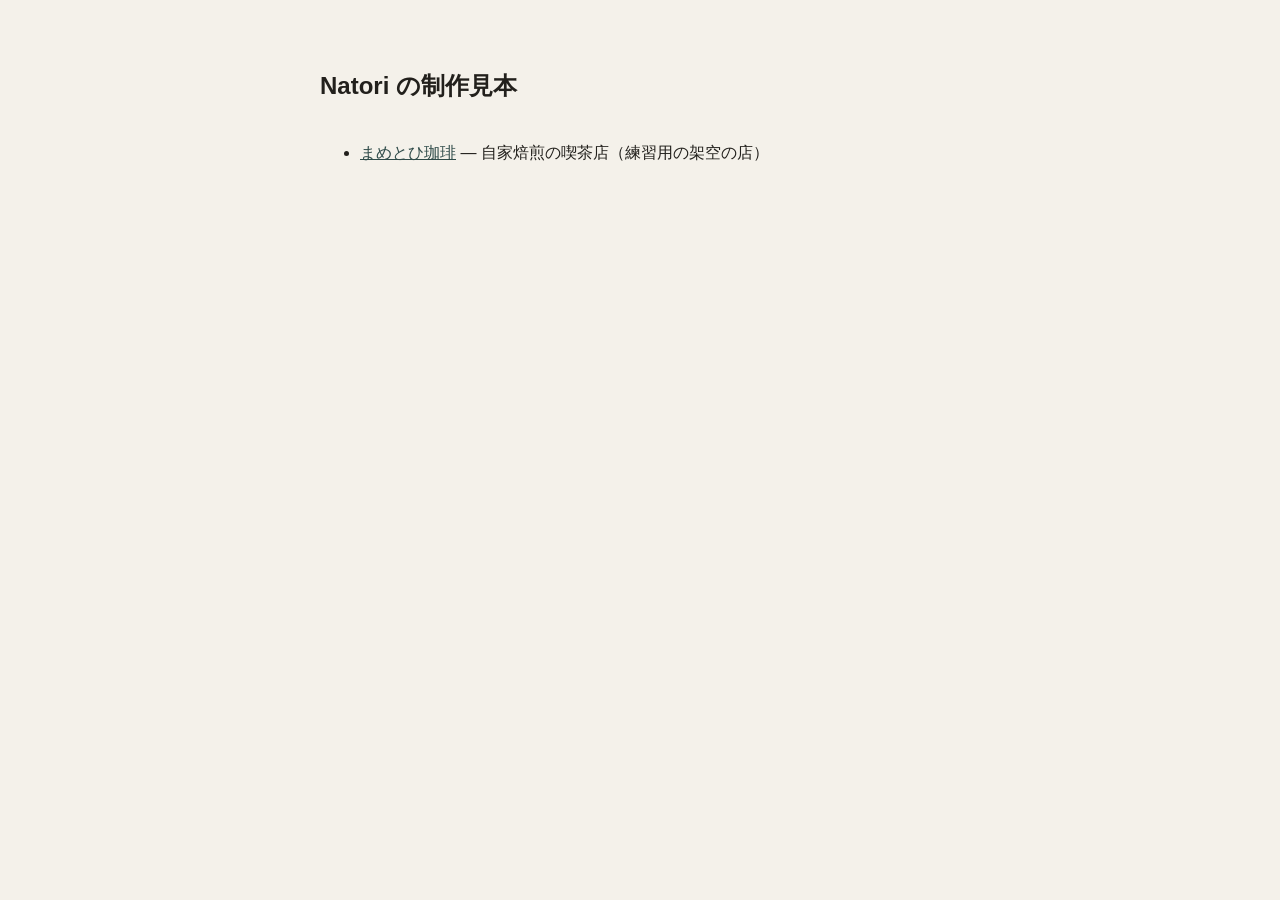
<file: index.html>
<!doctype html>
<html lang="ja">
<head>
<meta charset="utf-8">
<meta name="viewport" content="width=device-width, initial-scale=1">
<title>Natori の制作見本</title>
<style>
  :root { --paper: #F4F1EA; --ink: #22201C; --link: #2F4B49; }
  body { margin: 0; background: var(--paper); color: var(--ink); font-family: "Noto Sans JP", "Hiragino Sans", "Yu Gothic", sans-serif; line-height: 1.8; }
  main { max-width: 40rem; margin: 0 auto; padding: 4rem 1.5rem; }
  h1 { font-size: 1.5rem; margin: 0 0 2rem; }
  a { color: var(--link); }
  a:focus-visible { outline: 2px solid var(--link); outline-offset: 3px; }
  li { margin-bottom: 1rem; }
</style>
</head>
<body>
<main>
  <h1>Natori の制作見本</h1>
  <ul>
    <li><a href="cafe/">まめとひ珈琲</a> — 自家焙煎の喫茶店（練習用の架空の店）</li>
  </ul>
</main>
</body>
</html>
</file>
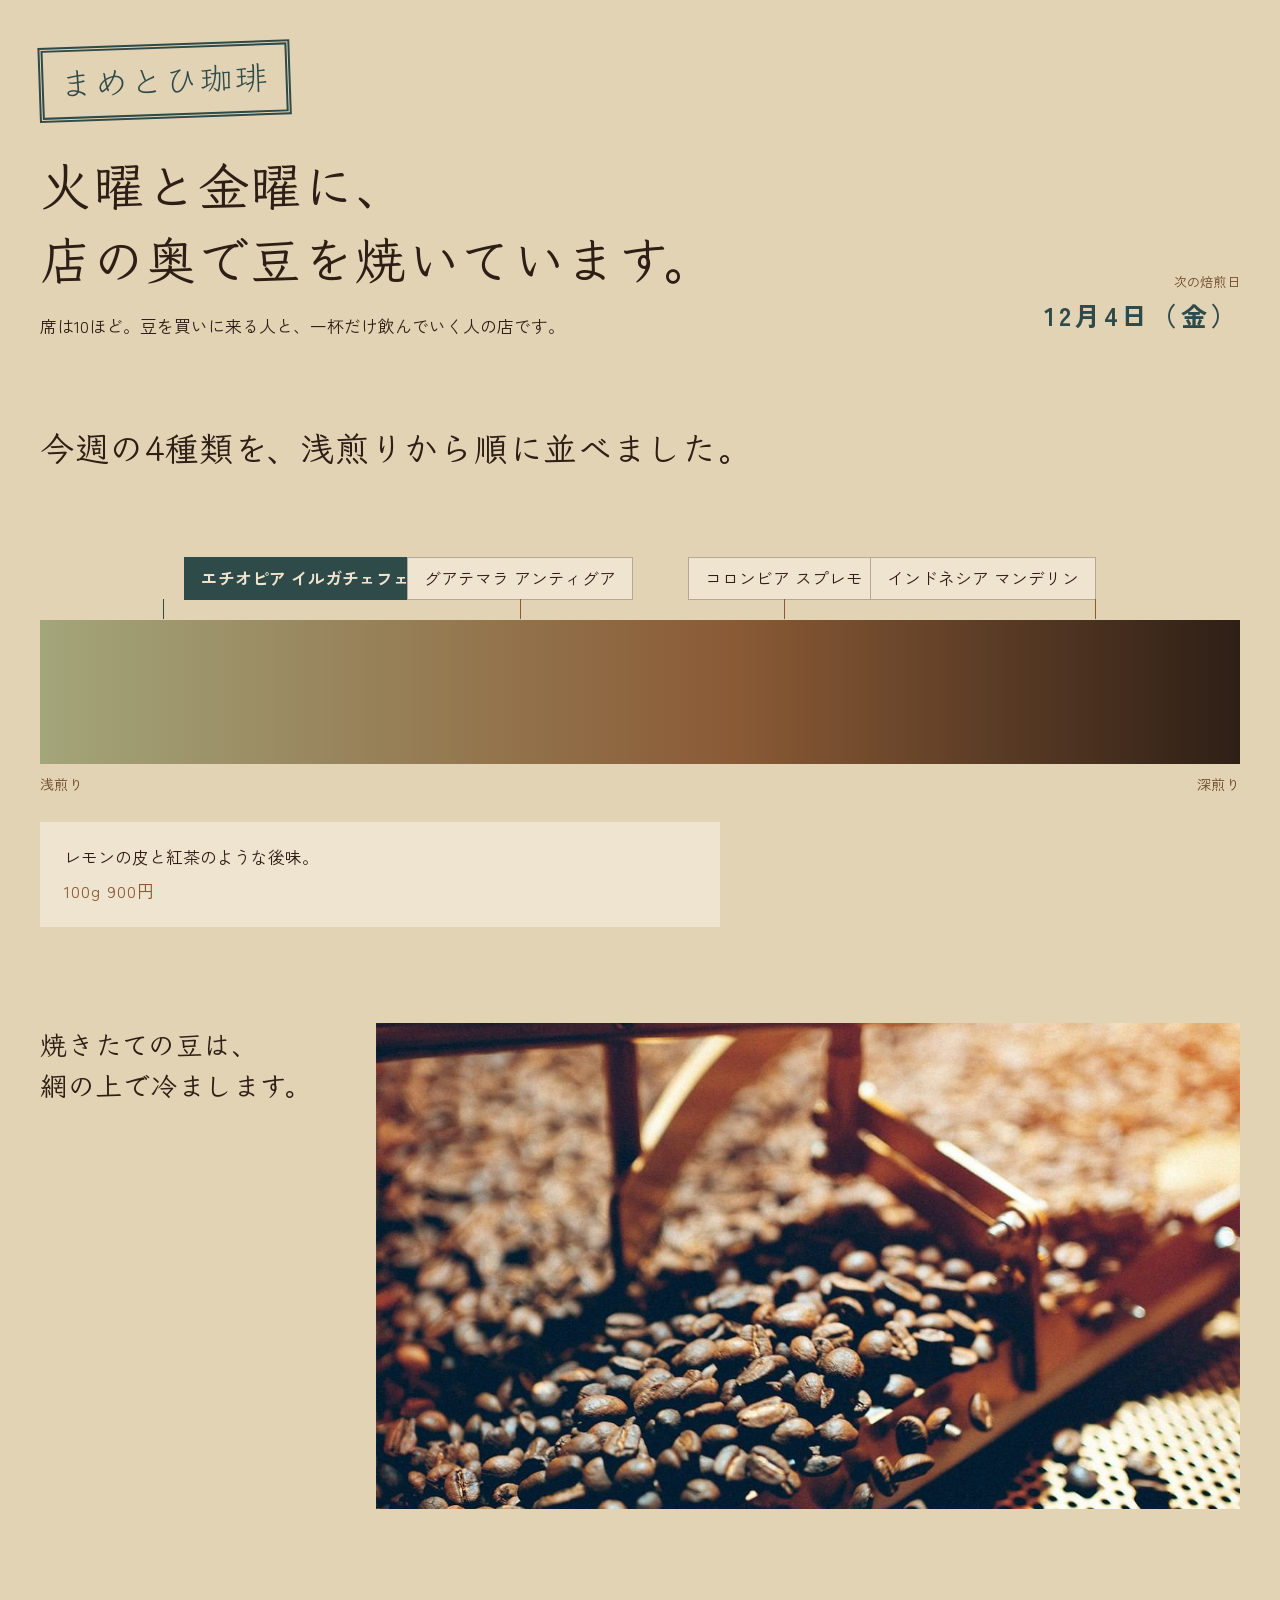
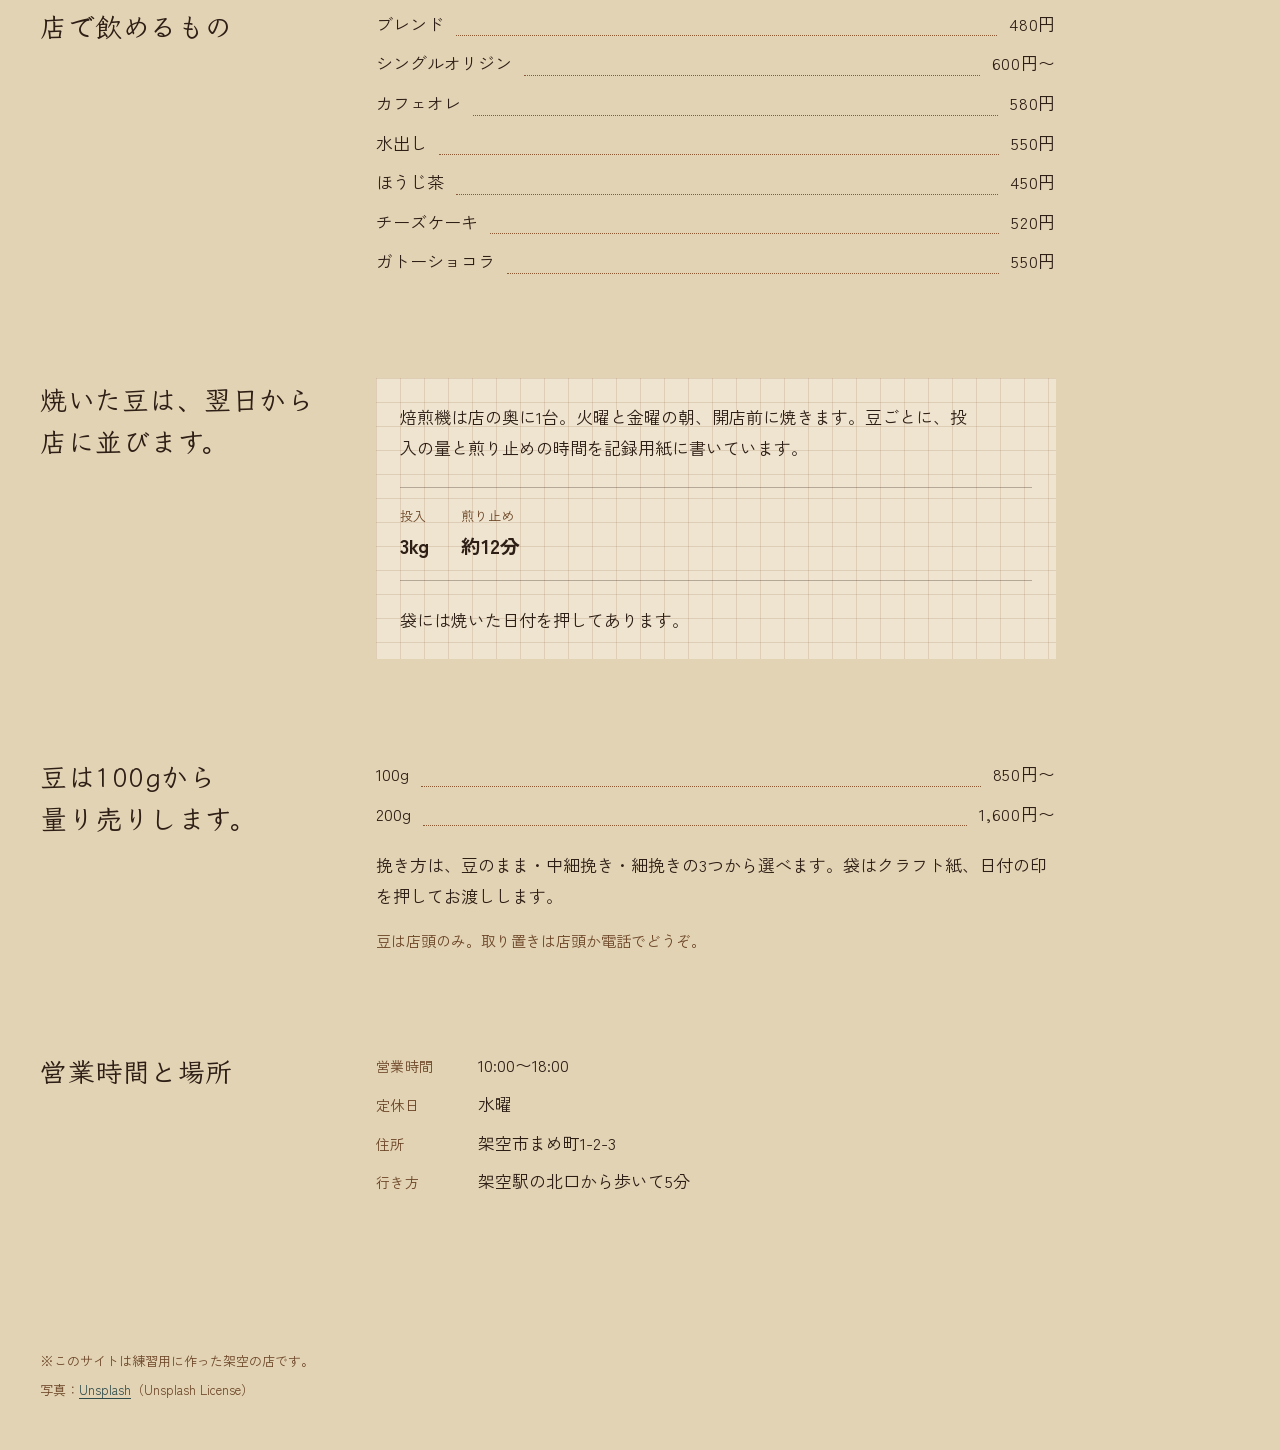
<file: cafe/index.html>
<!DOCTYPE html>
<html lang="ja">
<head>
<meta charset="utf-8">
<meta name="viewport" content="width=device-width, initial-scale=1">
<title>まめとひ珈琲｜火曜と金曜に、店の奥で豆を焼いています</title>
<meta name="description" content="まめとひ珈琲は、火曜と金曜に店の奥の焙煎機で豆を焼く喫茶店です。今週の豆、店で飲むもの、豆の量り売り、営業時間について。">
<link rel="preconnect" href="https://fonts.googleapis.com">
<link rel="preconnect" href="https://fonts.gstatic.com" crossorigin>
<link href="https://fonts.googleapis.com/css2?family=Klee+One:wght@600&family=Zen+Kaku+Gothic+New:wght@400;700&display=swap" rel="stylesheet">
<link rel="stylesheet" href="style.css">
</head>
<body>

<header class="masthead">
  <div class="masthead__inner">
    <p class="seal">まめとひ珈琲</p>
    <div class="masthead__text">
      <h1>火曜と金曜に、<br>店の奥で豆を焼いています。</h1>
      <p class="lede">席は10ほど。豆を買いに来る人と、一杯だけ飲んでいく人の店です。</p>
    </div>
    <p class="next-roast">
      <span class="next-roast__label">次の焙煎日</span>
      <time class="next-roast__date" id="next-roast-date">火曜・金曜</time>
    </p>
  </div>
</header>

<main>

  <section class="roast" aria-labelledby="roast-title">
    <h2 id="roast-title">今週の4種類を、浅煎りから順に並べました。</h2>
    <div class="roast__band">
      <div class="roast__beans">
        <button class="bean" type="button" style="--pos:12%;--anchor:0%" aria-expanded="false" aria-controls="note-ethiopia">エチオピア イルガチェフェ</button>
        <button class="bean" type="button" style="--pos:40%" aria-expanded="false" aria-controls="note-guatemala">グアテマラ アンティグア</button>
        <button class="bean" type="button" style="--pos:62%" aria-expanded="false" aria-controls="note-colombia">コロンビア スプレモ</button>
        <button class="bean" type="button" style="--pos:88%;--anchor:-100%" aria-expanded="false" aria-controls="note-indonesia">インドネシア マンデリン</button>
      </div>
      <div class="roast__ramp" aria-hidden="true"></div>
      <p class="roast__scale" aria-hidden="true"><span>浅煎り</span><span>深煎り</span></p>
    </div>

    <div class="notes">
      <div class="note" id="note-ethiopia">
        <p class="note__taste">レモンの皮と紅茶のような後味。</p>
        <p class="note__price">100g 900円</p>
      </div>
      <div class="note" id="note-guatemala">
        <p class="note__taste">焦がした砂糖とナッツの香ばしさ。</p>
        <p class="note__price">100g 850円</p>
      </div>
      <div class="note" id="note-colombia">
        <p class="note__taste">りんごの甘酸っぱさと、軽いココアの余韻。</p>
        <p class="note__price">100g 850円</p>
      </div>
      <div class="note" id="note-indonesia">
        <p class="note__taste">ハーブのような香りと、どっしりした苦味。</p>
        <p class="note__price">100g 950円</p>
      </div>
    </div>
  </section>

  <section class="split" aria-labelledby="photo-title">
    <h2 id="photo-title">焼きたての豆は、網の上で冷まします。</h2>
    <div class="split__body">
      <figure class="photo">
        <img src="img/roast.jpg" width="1200" height="1500" alt="冷却網の上で、焙煎したての豆を混ぜているところ。">
      </figure>
    </div>
  </section>

  <section class="split" aria-labelledby="drink-title">
    <h2 id="drink-title">店で飲めるもの</h2>
    <div class="split__body">
      <ul class="pricelist">
        <li><span class="pricelist__name">ブレンド</span><span class="pricelist__price">480円</span></li>
        <li><span class="pricelist__name">シングルオリジン</span><span class="pricelist__price">600円〜</span></li>
        <li><span class="pricelist__name">カフェオレ</span><span class="pricelist__price">580円</span></li>
        <li><span class="pricelist__name">水出し</span><span class="pricelist__price">550円</span></li>
        <li><span class="pricelist__name">ほうじ茶</span><span class="pricelist__price">450円</span></li>
        <li><span class="pricelist__name">チーズケーキ</span><span class="pricelist__price">520円</span></li>
        <li><span class="pricelist__name">ガトーショコラ</span><span class="pricelist__price">550円</span></li>
      </ul>
    </div>
  </section>

  <section class="split" aria-labelledby="record-title">
    <h2 id="record-title">焼いた豆は、翌日から店に並びます。</h2>
    <div class="split__body">
      <div class="record">
        <p>焙煎機は店の奥に1台。火曜と金曜の朝、開店前に焼きます。豆ごとに、投入の量と煎り止めの時間を記録用紙に書いています。</p>
        <dl class="record__steps">
          <div><dt>投入</dt><dd>3kg</dd></div>
          <div><dt>煎り止め</dt><dd>約12分</dd></div>
        </dl>
        <p>袋には焼いた日付を押してあります。</p>
      </div>
    </div>
  </section>

  <section class="split" aria-labelledby="buy-title">
    <h2 id="buy-title">豆は100gから量り売りします。</h2>
    <div class="split__body">
      <ul class="pricelist pricelist--buy">
        <li><span class="pricelist__name">100g</span><span class="pricelist__price">850円〜</span></li>
        <li><span class="pricelist__name">200g</span><span class="pricelist__price">1,600円〜</span></li>
      </ul>
      <p class="grind">挽き方は、豆のまま・中細挽き・細挽きの3つから選べます。袋はクラフト紙、日付の印を押してお渡しします。</p>
      <p class="aside">豆は店頭のみ。取り置きは店頭か電話でどうぞ。</p>
    </div>
  </section>

  <section class="split" aria-labelledby="shop-title">
    <h2 id="shop-title">営業時間と場所</h2>
    <div class="split__body">
      <dl class="shop">
        <div><dt>営業時間</dt><dd>10:00〜18:00</dd></div>
        <div><dt>定休日</dt><dd>水曜</dd></div>
        <div><dt>住所</dt><dd>架空市まめ町1-2-3</dd></div>
        <div><dt>行き方</dt><dd>架空駅の北口から歩いて5分</dd></div>
      </dl>
    </div>
  </section>

</main>

<footer class="foot">
  <p>※このサイトは練習用に作った架空の店です。</p>
  <p>写真：<a href="https://unsplash.com/photos/roasted-coffee-beans-in-cooling-tray-2M3m71E5jkw">Unsplash</a>（Unsplash License）</p>
</footer>

<script src="script.js"></script>
</body>
</html>
</file>
<file: cafe/style.css>
:root {
  --paper: #E3D3B5;
  --paper-light: #EFE4CF;
  --ink: #2E1F16;
  --stamp: #2F4B49;
  --bean: #A3A57A;
  --roast-mid: #8A5A35;
  --ink-soft: #6B4526;
  --rule: rgba(138, 90, 53, 0.16);
  --rule-strong: rgba(46, 31, 22, 0.3);
  --font-display: "Klee One", "Yu Mincho", serif;
  --font-body: "Zen Kaku Gothic New", "Hiragino Kaku Gothic ProN", sans-serif;
  --page: 1200px;
  --measure: 40em;
  --gap: 48px;
  /* バネの硬さ k と減衰 c（JS が getComputedStyle で読む） */
  --spring-pop: 520 16;
  --spring-fade: 420 32;
}

/* --lift だけを transition させるため、長さとして登録する。
   こうすると JS が毎フレーム書く --press に transition が掛からない。 */
@property --lift {
  syntax: "<length>";
  inherits: false;
  initial-value: 0px;
}

*,
*::before,
*::after {
  box-sizing: border-box;
}

html {
  -webkit-text-size-adjust: 100%;
  overflow-x: clip;
  scrollbar-color: var(--roast-mid) var(--paper);
}

body {
  margin: 0;
  overflow-x: clip;
  background: var(--paper);
  color: var(--ink);
  font-family: var(--font-body);
  font-size: 17px;
  line-height: 1.8;
  padding-inline: 24px;
}

::selection {
  background: var(--stamp);
  color: var(--paper-light);
}

p,
h1,
h2,
dl,
dd,
figure {
  margin: 0;
}

img {
  display: block;
  max-width: 100%;
  height: auto;
}

a {
  color: var(--stamp);
  text-underline-offset: 0.25em;
  text-decoration-thickness: 1px;
}

:focus-visible {
  outline: 2px solid var(--stamp);
  outline-offset: 3px;
}

/* ---- 最初の画面 ---- */

.masthead__inner {
  max-width: var(--page);
  margin-inline: auto;
  padding-block: 40px 24px;
}

.seal {
  display: inline-block;
  font-family: var(--font-display);
  font-size: 18px;
  letter-spacing: 0.06em;
  color: var(--stamp);
  border: 4px double var(--stamp);
  padding: 8px 12px;
  line-height: 1.35;
  transform: rotate(-2deg);
  transform-origin: left bottom;
}

h1 {
  font-family: var(--font-display);
  font-weight: 600;
  font-size: clamp(32px, 8.5vw, 51px);
  word-break: auto-phrase;
  line-height: 1.45;
  letter-spacing: 0.03em;
  margin-block: 24px 0;
}

.br-pc {
  display: none;
}

.lede {
  max-width: var(--measure);
  margin-block-start: 16px;
}

.next-roast {
  margin-block-start: 32px;
  display: flex;
  flex-direction: column;
  gap: 4px;
  align-items: flex-start;
}

.next-roast__label {
  font-size: 13px;
  letter-spacing: 0.02em;
  color: var(--ink-soft);
}

.next-roast__date {
  font-size: 26px;
  font-weight: 700;
  letter-spacing: 0.14em;
  color: var(--stamp);
  font-variant-numeric: tabular-nums;
  line-height: 1.4;
}

/* ---- 焙煎度の帯 ---- */

main {
  max-width: var(--page);
  margin-inline: auto;
}

.roast {
  margin-block-start: 64px;
}

.roast h2,
.split h2 {
  font-family: var(--font-display);
  font-weight: 600;
  font-size: clamp(28px, 6vw, 34px);
  line-height: 1.5;
  letter-spacing: 0.02em;
  text-wrap: balance;
  /* 見出しが文になり長くなったので、文節の切れ目で折る */
  word-break: auto-phrase;
}

.roast__band {
  margin-block-start: 24px;
  display: grid;
  grid-template-columns: 24px 40px minmax(0, 1fr);
  column-gap: 12px;
}

.roast__beans {
  position: relative;
  grid-column: 3;
  grid-row: 1;
  height: 320px;
}

.roast__ramp {
  grid-column: 2;
  grid-row: 1;
  background: linear-gradient(
    to bottom,
    var(--bean) 0%,
    var(--roast-mid) 58%,
    var(--ink) 100%
  );
}

.roast__scale {
  grid-column: 1;
  grid-row: 1;
  display: flex;
  flex-direction: column;
  justify-content: space-between;
  align-items: center;
  font-size: 13px;
  letter-spacing: 0.02em;
  color: var(--ink-soft);
}

.roast__scale span {
  writing-mode: vertical-rl;
}

.bean {
  --lift: 0px;
  --press: 1;
  position: absolute;
  left: 0;
  top: var(--pos);
  transform: translateY(calc(-50% - var(--lift))) scale(var(--press, 1));
  margin: 0;
  padding: 8px 12px;
  background: var(--paper-light);
  border: 1px solid var(--rule-strong);
  font: inherit;
  font-size: 16px;
  line-height: 1.5;
  text-align: left;
  white-space: normal;
  overflow-wrap: anywhere;
  color: var(--ink);
  cursor: pointer;
  /* transform ではなく --lift を動かす。JS が毎フレーム書く --press と二重にならない */
  transition: --lift 150ms ease-out;
}

.bean::before {
  content: "";
  position: absolute;
  left: -12px;
  top: 50%;
  width: 8px;
  height: 1px;
  background: var(--roast-mid);
}

.bean:hover {
  --lift: 3px;
}

.bean:active {
  --lift: 0px;
}

.bean[aria-expanded="true"] {
  background: var(--stamp);
  border-color: var(--stamp);
  color: var(--paper-light);
  font-weight: 700;
}

.bean[aria-expanded="true"]::before {
  background: var(--stamp);
  width: 16px;
  left: -22px;
}

.notes {
  margin-block-start: 24px;
  max-width: var(--measure);
}

.note {
  background: var(--paper-light);
  padding: 20px 24px;
}

.note__price {
  margin-block-start: 4px;
  font-variant-numeric: tabular-nums;
  letter-spacing: 0.06em;
  color: var(--roast-mid);
}

.js .note {
  display: none;
}

.js .note.is-open {
  display: block;
}

/* ---- 2列のセクション ---- */

.split {
  margin-block-start: 64px;
}

.split__body {
  margin-block-start: 16px;
}

.split__body > p,
.split__body > ul,
.split__body > dl {
  max-width: var(--measure);
}

/* 写真 */

.photo img {
  aspect-ratio: 16 / 9;
  object-fit: cover;
  width: 100%;
  background: var(--roast-mid);
}

/* 値札 */

.pricelist {
  list-style: none;
  margin: 0;
  padding: 0;
}

.pricelist li {
  display: grid;
  grid-template-columns: auto 1fr auto;
  align-items: baseline;
  column-gap: 12px;
  padding-block: 4px;
}

.pricelist li::after {
  content: "";
  grid-column: 2;
  border-bottom: 1px dotted var(--roast-mid);
  transform: translateY(-4px);
}

.pricelist__price {
  grid-column: 3;
  font-variant-numeric: tabular-nums;
  letter-spacing: 0.04em;
}

.aside {
  margin-block-start: 16px;
  font-size: 15px;
  color: var(--ink-soft);
}

.grind {
  margin-block-start: 16px;
}

/* 焙煎記録 */

.record {
  max-width: var(--measure);
  background-color: var(--paper-light);
  background-image:
    repeating-linear-gradient(
      to right,
      var(--rule) 0 1px,
      transparent 1px 24px
    ),
    repeating-linear-gradient(
      to bottom,
      var(--rule) 0 1px,
      transparent 1px 24px
    );
  padding: 24px;
}

.record p {
  max-width: 34em;
}

.record__steps {
  display: flex;
  flex-wrap: wrap;
  gap: 8px 32px;
  margin-block: 24px;
  padding-block: 16px;
  border-top: 1px solid var(--rule-strong);
  border-bottom: 1px solid var(--rule-strong);
}

.record__steps dt {
  font-size: 13px;
  letter-spacing: 0.02em;
  color: var(--ink-soft);
}

.record__steps dd {
  font-size: 20px;
  font-weight: 700;
  font-variant-numeric: tabular-nums;
}

/* 店のこと */

.shop {
  display: grid;
  gap: 8px 24px;
}

.shop > div {
  display: grid;
  grid-template-columns: 6em minmax(0, 1fr);
  align-items: baseline;
}

.shop dt {
  font-size: 14px;
  letter-spacing: 0.02em;
  color: var(--ink-soft);
}

.shop dd {
  font-variant-numeric: tabular-nums;
}

/* フッター */

.foot {
  max-width: var(--page);
  margin-inline: auto;
  margin-block-start: 96px;
  padding-block: 24px 48px;
  font-size: 13px;
  line-height: 1.9;
  color: var(--ink-soft);
}

.foot p + p {
  margin-block-start: 4px;
}

/* ---- PC ---- */

@media (min-width: 1024px) {
  body {
    padding-inline: 40px;
  }

  .br-pc {
    display: inline;
  }

  .br-sp {
    display: none;
  }

  .masthead__inner {
    display: grid;
    align-content: start;
    grid-template-columns: minmax(0, 3fr) minmax(0, 1fr);
    align-items: end;
    column-gap: var(--gap);
    padding-block: 48px 24px;
    min-height: auto;
  }

  .seal {
    grid-column: 1;
    justify-self: start;
    font-size: clamp(2rem, 2.6vw, 2.5rem);
    padding: 8px 16px 12px;
    border-width: 5px;
  }

  .masthead__text {
    grid-column: 1;
  }

  .next-roast {
    grid-column: 2;
    grid-row: 1 / span 2;
    align-items: flex-end;
    text-align: right;
    margin-block-start: 0;
    padding-block-end: 8px;
  }

  .roast {
    margin-block-start: 56px;
  }

  .roast__band {
    grid-template-columns: minmax(0, 1fr);
    column-gap: 0;
    margin-block-start: 32px;
  }

  .roast__beans {
    grid-column: 1;
    height: 96px;
    margin-block-end: 20px;
  }

  .roast__ramp {
    grid-column: 1;
    grid-row: 2;
    height: 144px;
    background: linear-gradient(
      to right,
      var(--bean) 0%,
      var(--roast-mid) 58%,
      var(--ink) 100%
    );
  }

  .roast__scale {
    grid-column: 1;
    grid-row: 3;
    flex-direction: row;
    font-size: 14px;
    padding-block-start: 8px;
  }

  .roast__scale span {
    writing-mode: horizontal-tb;
  }

  .bean {
    left: var(--pos);
    top: auto;
    bottom: 0;
    transform: translate(var(--anchor, -50%), calc(0px - var(--lift))) scale(var(--press, 1));
    text-align: center;
    white-space: nowrap;
    font-size: 1.05rem;
    padding: 8px 16px;
  }

  .bean::before {
    left: calc(0px - var(--anchor, -50%));
    top: 100%;
    width: 1px;
    height: 20px;
  }

  .bean[aria-expanded="true"]::before {
    width: 1px;
    height: 20px;
    background: var(--stamp);
  }

  .split {
    display: grid;
    grid-template-columns: minmax(0, 1fr) minmax(0, 3fr);
    column-gap: var(--gap);
    margin-block-start: 96px;
  }

  .split h2 {
    position: sticky;
    top: 32px;
    align-self: start;
    /* 左列は約220〜288px。文の見出しが3行に割れないよう下限を21pxにする */
    font-size: clamp(21px, 2.1vw, 27px);
    line-height: 1.55;
  }

  .split__body {
    margin-block-start: 0;
  }

  .foot {
    margin-block-start: 128px;
  }
}

@media (prefers-reduced-motion: reduce) {
  .bean {
    transition: none;
  }

  .bean:hover {
    --lift: 0px;
  }
}
</file>
